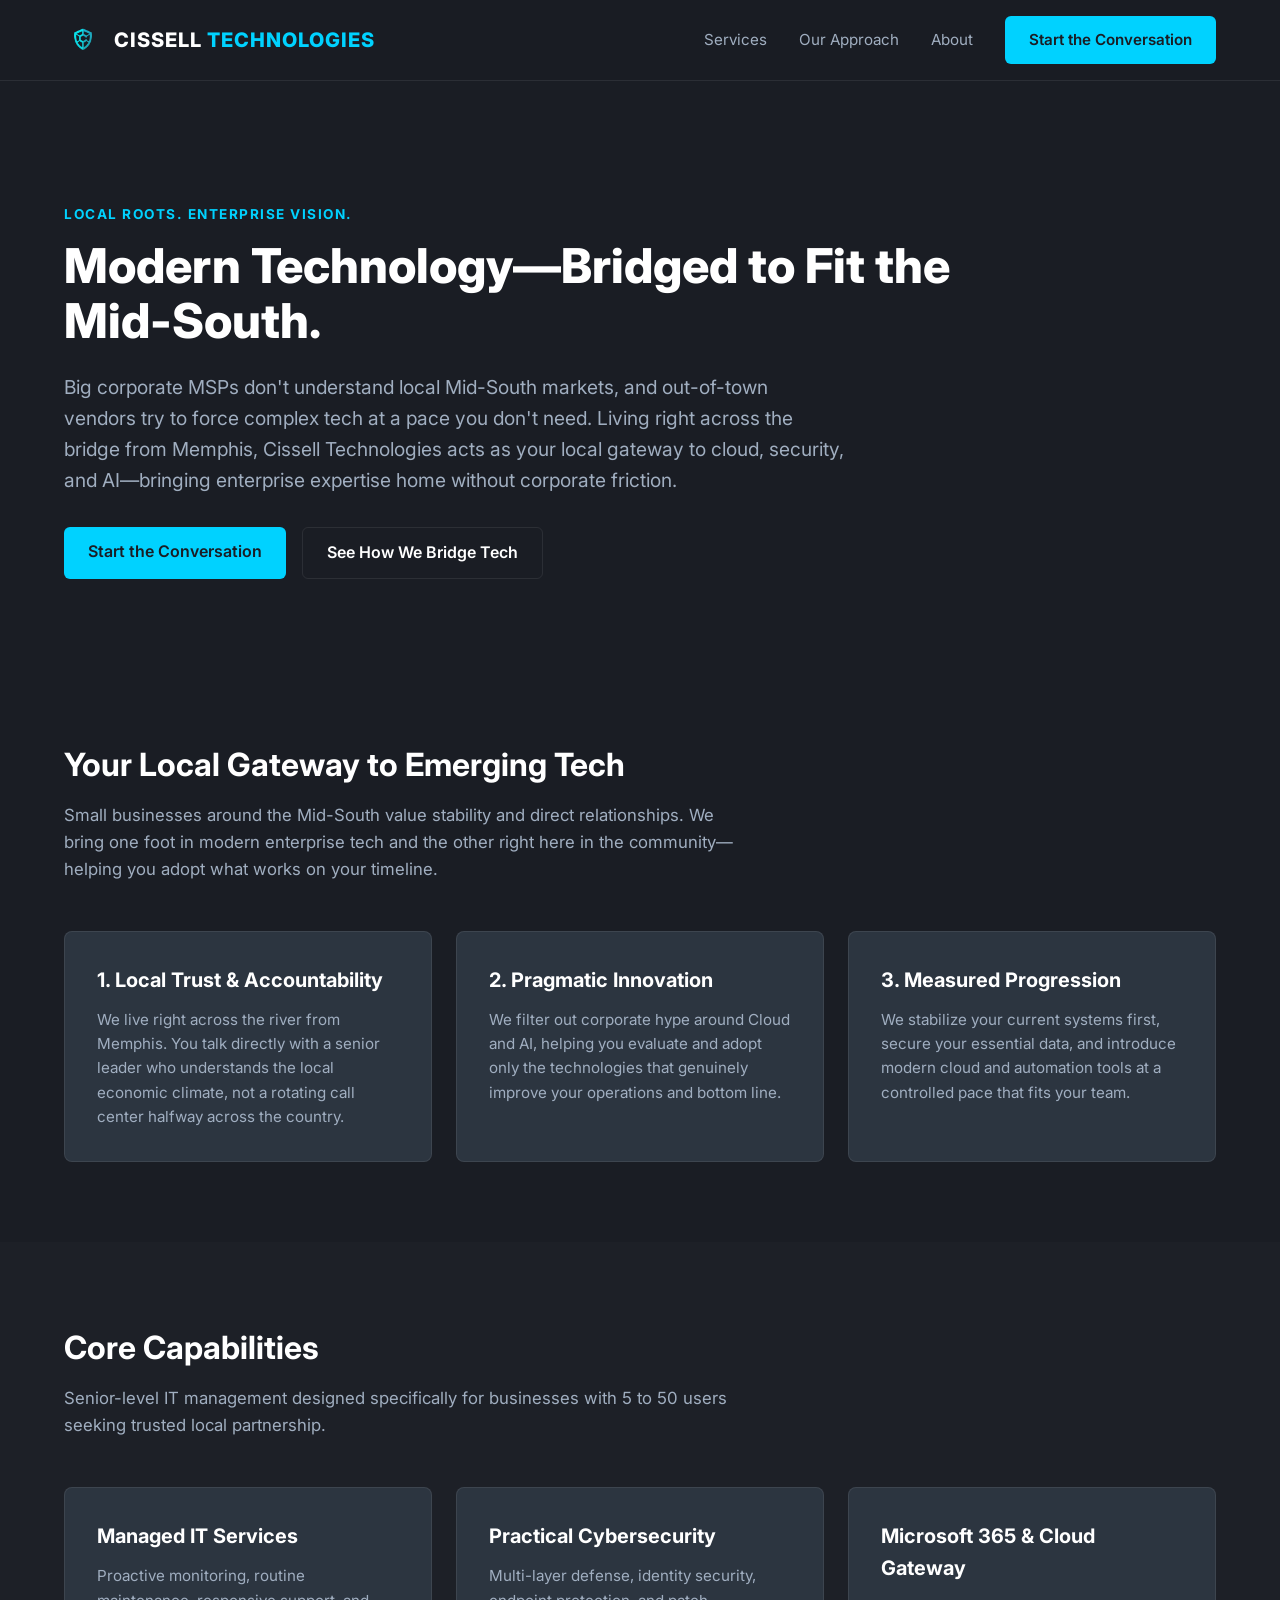
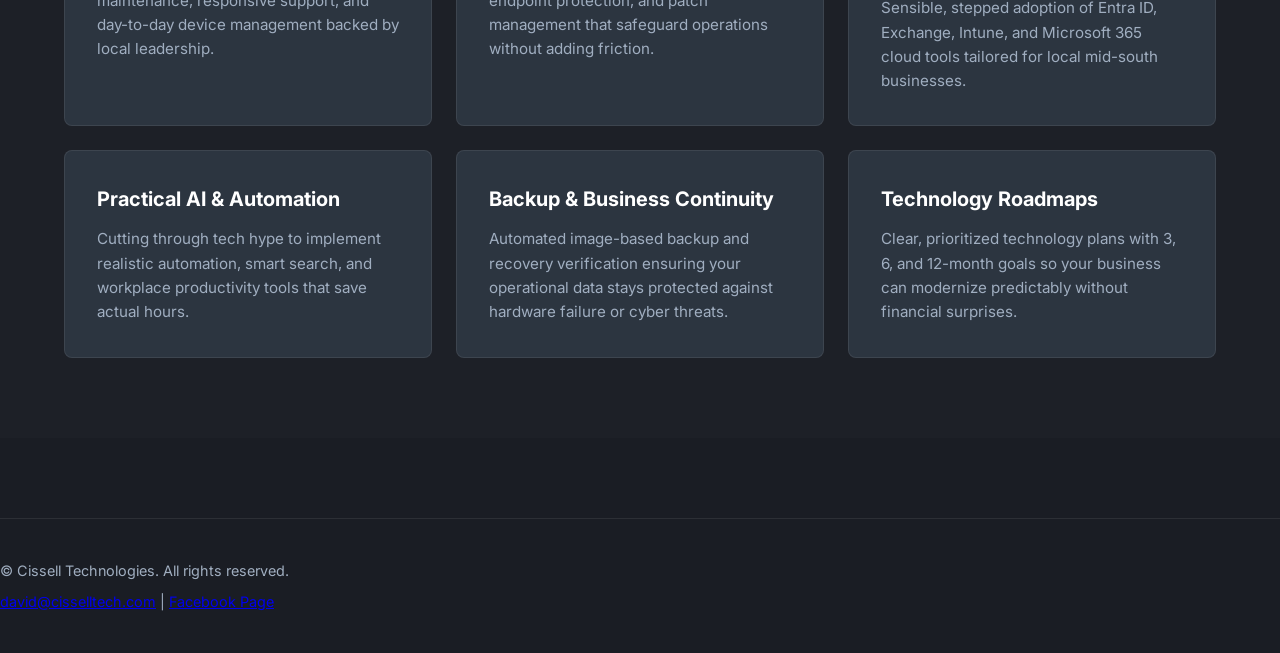
<file: index.html>
<!DOCTYPE html>
<html lang="en">
<head>
  <meta charset="UTF-8">
  <meta name="viewport" content="width=device-width, initial-scale=1.0">
  <title>Cissell Technologies | Mid-South Managed IT & Modern Tech Gateway</title>
  <meta name="description" content="Senior-level managed IT services, practical security, cloud adoption, and sensible technology guidance for small businesses across the Mid-South.">
  <link rel="icon" type="image/svg+xml" href="logo.svg">
  <link rel="stylesheet" href="styles.css">
  <link rel="preconnect" href="https://fonts.googleapis.com">
  <link rel="preconnect" href="https://fonts.gstatic.com" crossorigin>
  <link href="https://fonts.googleapis.com/css2?family=Inter:wght@400;600;700;800&display=swap" rel="stylesheet">
</head>
<body>

  <!-- NAVIGATION -->
  <nav class="navbar">
    <div class="container nav-container">
      <a href="index.html" class="brand-link" style="text-decoration: none; display: flex; align-items: center; gap: 12px;">
        <img src="logo.svg" alt="Cissell Technologies Logo" class="brand-logo-img" height="38" style="height: 38px; width: auto; display: block;">
        <span class="brand-text" style="color: #ffffff; font-weight: 800; font-size: 1.25rem; letter-spacing: 1px; text-decoration: none; white-space: nowrap;">
          CISSELL <span style="color: #00d2ff;">TECHNOLOGIES</span>
        </span>
      </a>
      <ul class="nav-links">
        <li><a href="services.html">Services</a></li>
        <li><a href="approach.html">Our Approach</a></li>
        <li><a href="about.html">About</a></li>
        <li><a href="contact.html" class="btn btn-primary">Start the Conversation</a></li>
      </ul>
    </div>
  </nav>

  <!-- HERO SECTION -->
  <header class="hero">
    <div class="container">
      <div class="hero-grid">
        <div>
          <span class="tagline-badge">Local Roots. Enterprise Vision.</span>
          <h1>Modern Technology—Bridged to Fit the Mid-South.</h1>
          <p>Big corporate MSPs don't understand local Mid-South markets, and out-of-town vendors try to force complex tech at a pace you don't need. Living right across the bridge from Memphis, Cissell Technologies acts as your local gateway to cloud, security, and AI—bringing enterprise expertise home without corporate friction.</p>
          <div class="cta-group">
            <a href="contact.html" class="btn btn-primary">Start the Conversation</a>
            <a href="approach.html" class="btn btn-secondary">See How We Bridge Tech</a>
          </div>
        </div>
      </div>
    </div>
  </header>

  <!-- PHILOSOPHY / APPROACH SECTION -->
  <section>
    <div class="container">
      <div class="section-header">
        <h2>Your Local Gateway to Emerging Tech</h2>
        <p>Small businesses around the Mid-South value stability and direct relationships. We bring one foot in modern enterprise tech and the other right here in the community—helping you adopt what works on your timeline.</p>
      </div>

      <div class="grid-3">
        <div class="card">
          <h3>1. Local Trust & Accountability</h3>
          <p>We live right across the river from Memphis. You talk directly with a senior leader who understands the local economic climate, not a rotating call center halfway across the country.</p>
        </div>
        <div class="card">
          <h3>2. Pragmatic Innovation</h3>
          <p>We filter out corporate hype around Cloud and AI, helping you evaluate and adopt only the technologies that genuinely improve your operations and bottom line.</p>
        </div>
        <div class="card">
          <h3>3. Measured Progression</h3>
          <p>We stabilize your current systems first, secure your essential data, and introduce modern cloud and automation tools at a controlled pace that fits your team.</p>
        </div>
      </div>
    </div>
  </section>

  <!-- SERVICES PREVIEW -->
  <section style="background-color: rgba(255,255,255,0.01);">
    <div class="container">
      <div class="section-header">
        <h2>Core Capabilities</h2>
        <p>Senior-level IT management designed specifically for businesses with 5 to 50 users seeking trusted local partnership.</p>
      </div>

      <div class="grid-3">
        <div class="card">
          <h3>Managed IT Services</h3>
          <p>Proactive monitoring, routine maintenance, responsive support, and day-to-day device management backed by local leadership.</p>
        </div>
        <div class="card">
          <h3>Practical Cybersecurity</h3>
          <p>Multi-layer defense, identity security, endpoint protection, and patch management that safeguard operations without adding friction.</p>
        </div>
        <div class="card">
          <h3>Microsoft 365 & Cloud Gateway</h3>
          <p>Sensible, stepped adoption of Entra ID, Exchange, Intune, and Microsoft 365 cloud tools tailored for local mid-south businesses.</p>
        </div>
        <div class="card">
          <h3>Practical AI & Automation</h3>
          <p>Cutting through tech hype to implement realistic automation, smart search, and workplace productivity tools that save actual hours.</p>
        </div>
        <div class="card">
          <h3>Backup & Business Continuity</h3>
          <p>Automated image-based backup and recovery verification ensuring your operational data stays protected against hardware failure or cyber threats.</p>
        </div>
        <div class="card">
          <h3>Technology Roadmaps</h3>
          <p>Clear, prioritized technology plans with 3, 6, and 12-month goals so your business can modernize predictably without financial surprises.</p>
        </div>
      </div>
    </div>
  </section>

  <!-- Footer -->
  <footer>
    <p>&copy; Cissell Technologies. All rights reserved.</p>
    <p style="margin-top: 8px;">
      <a href="mailto:david@cisselltech.com">david@cisselltech.com</a> | 
      <a href="https://facebook.com" target="_blank" rel="noopener">Facebook Page</a>
    </p>
  </footer>

</body>
</html>
</file>
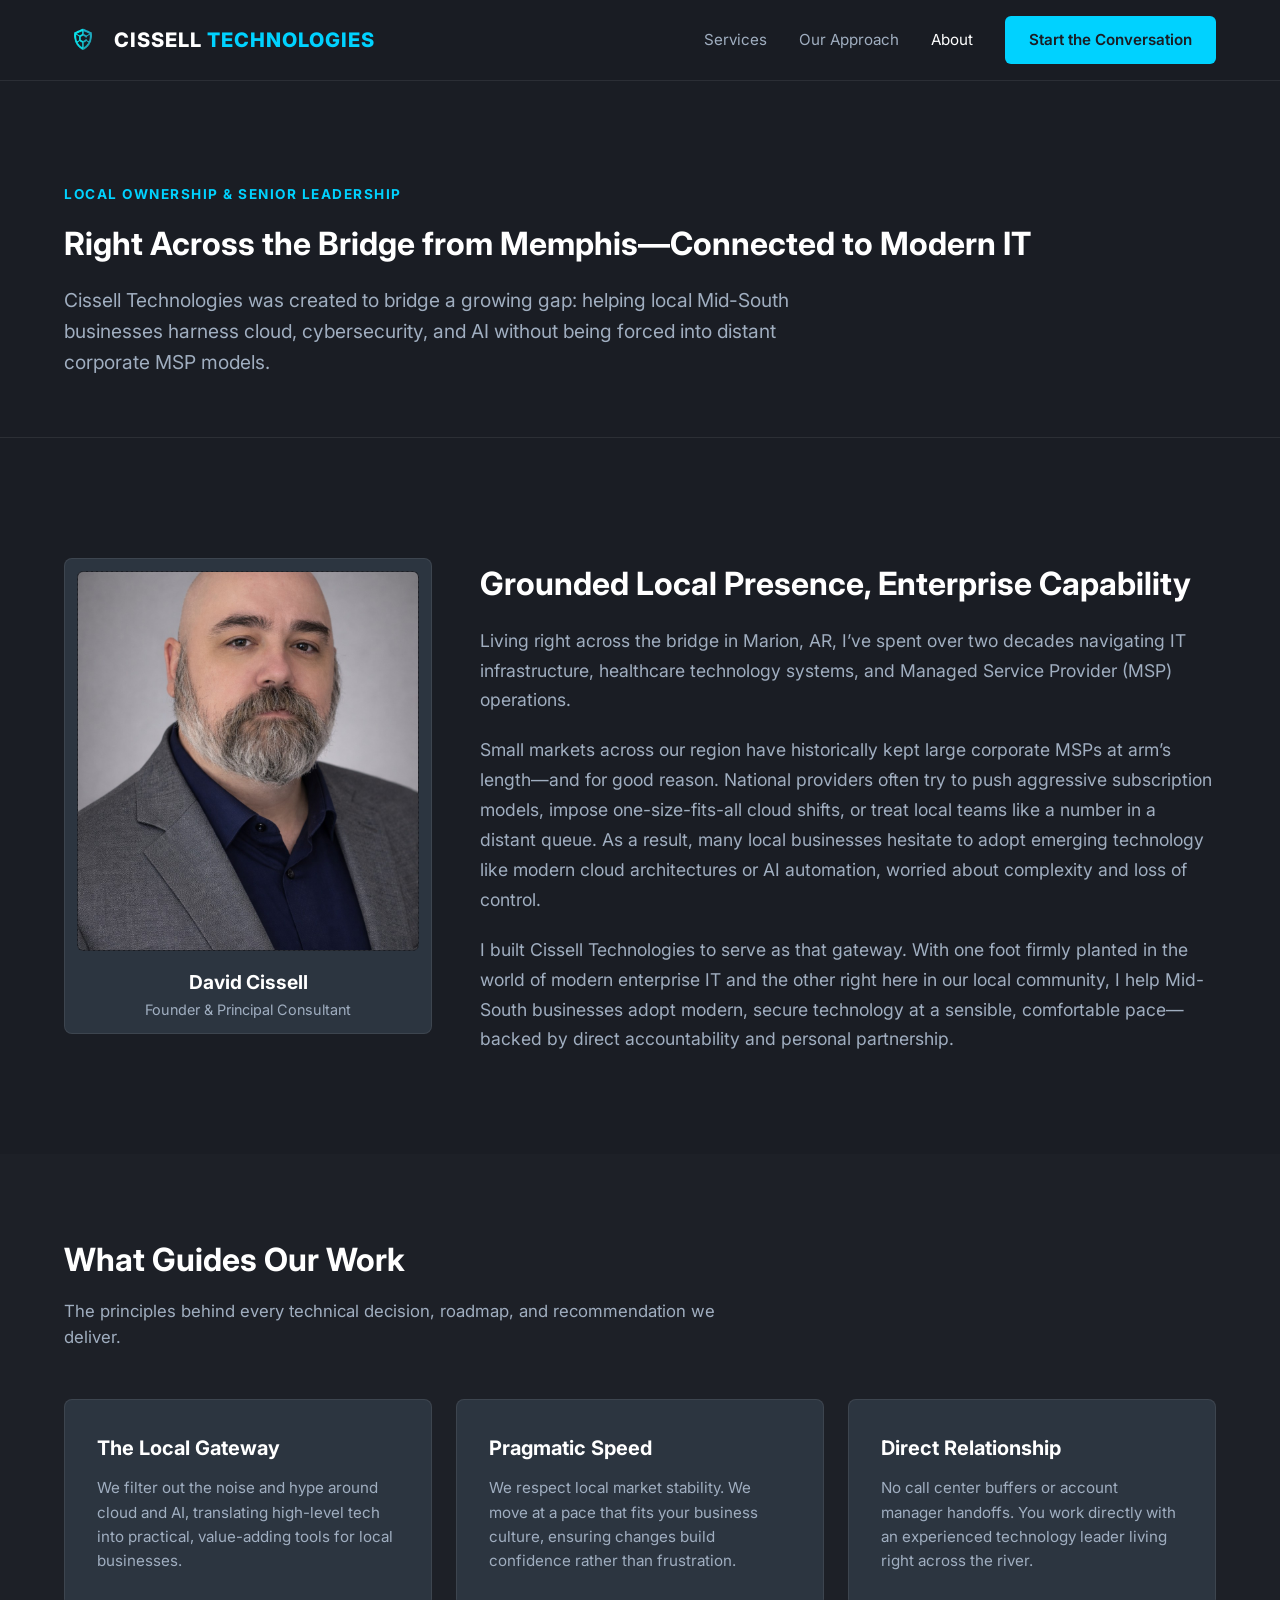
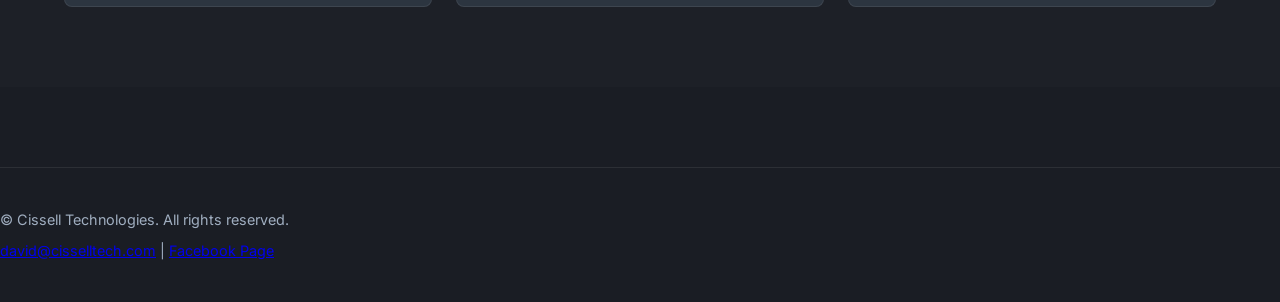
<file: about.html>
<!DOCTYPE html>
<html lang="en">
<head>
  <meta charset="UTF-8">
  <meta name="viewport" content="width=device-width, initial-scale=1.0">
  <title>About | Cissell Technologies</title>
  <meta name="description" content="Founded by David Cissell in Marion, AR, Cissell Technologies bridges modern enterprise technology to local mid-south businesses.">
  <link rel="icon" type="image/svg+xml" href="logo.svg">
  <link rel="stylesheet" href="styles.css">
  <link rel="preconnect" href="https://fonts.googleapis.com">
  <link rel="preconnect" href="https://fonts.gstatic.com" crossorigin>
  <link href="https://fonts.googleapis.com/css2?family=Inter:wght@400;600;700;800&display=swap" rel="stylesheet">
  <style>
    .about-hero {
      padding: 100px 0 60px 0;
      border-bottom: 1px solid var(--border-slate);
    }
    .profile-grid {
      display: grid;
      grid-template-columns: 1fr 2fr;
      gap: 48px;
      align-items: start;
      margin-top: 40px;
    }
    .headshot-container {
      background-color: var(--card-slate);
      border: 1px solid var(--border-slate);
      border-radius: 8px;
      padding: 12px;
      text-align: center;
    }
    .headshot-placeholder {
      width: 100%;
      height: 380px;
      object-fit: cover;
      border-radius: 6px;
      background-color: #1A1D24;
      display: flex;
      align-items: center;
      justify-content: center;
      color: var(--text-slate);
      border: 1px dashed var(--border-slate);
    }
    .bio-text h2 {
      font-size: 2rem;
      margin-bottom: 16px;
    }
    .bio-text p {
      color: var(--text-slate);
      font-size: 1.1rem;
      margin-bottom: 20px;
      line-height: 1.7;
    }
    .values-grid {
      display: grid;
      grid-template-columns: repeat(auto-fit, minmax(280px, 1fr));
      gap: 24px;
      margin-top: 40px;
    }
    @media (max-width: 768px) {
      .profile-grid {
        grid-template-columns: 1fr;
      }
    }
  </style>
</head>
<body>

  <!-- NAVIGATION -->
  <nav class="navbar">
    <div class="container nav-container">
      <a href="index.html" class="brand-link" style="text-decoration: none; display: flex; align-items: center; gap: 12px;">
        <img src="logo.svg" alt="Cissell Technologies Logo" class="brand-logo-img" height="38" style="height: 38px; width: auto; display: block;">
        <span class="brand-text" style="color: #ffffff; font-weight: 800; font-size: 1.25rem; letter-spacing: 1px; text-decoration: none; white-space: nowrap;">
          CISSELL <span style="color: #00d2ff;">TECHNOLOGIES</span>
        </span>
      </a>
      <ul class="nav-links">
        <li><a href="services.html">Services</a></li>
        <li><a href="approach.html">Our Approach</a></li>
        <li><a href="about.html" style="color: var(--text-white);">About</a></li>
        <li><a href="contact.html" class="btn btn-primary">Start the Conversation</a></li>
      </ul>
    </div>
  </nav>

  <!-- HEADER -->
  <header class="about-hero">
    <div class="container">
      <span class="tagline-badge">Local Ownership & Senior Leadership</span>
      <h1>Right Across the Bridge from Memphis—Connected to Modern IT</h1>
      <p style="color: var(--text-slate); font-size: 1.2rem; max-width: 800px; margin-top: 16px;">
        Cissell Technologies was created to bridge a growing gap: helping local Mid-South businesses harness cloud, cybersecurity, and AI without being forced into distant corporate MSP models.
      </p>
    </div>
  </header>

  <!-- FOUNDER & STORY SECTION -->
  <section>
    <div class="container">
      <div class="profile-grid">
        
        <!-- HEADSHOT / PHOTO AREA -->
        <div class="headshot-container">
          <img src="headshot.jpg" alt="David Cissell" class="headshot-placeholder" onError="this.style.display='none'; this.nextElementSibling.style.display='flex';" />
          <div class="headshot-placeholder" style="display:none;">
            <span>[ Headshot Image Placeholder ]</span>
          </div>
          <div style="margin-top: 16px;">
            <h3 style="font-size: 1.2rem;">David Cissell</h3>
            <p style="color: var(--text-slate); font-size: 0.9rem;">Founder & Principal Consultant</p>
          </div>
        </div>

        <!-- BIO CONTENT -->
        <div class="bio-text">
          <h2>Grounded Local Presence, Enterprise Capability</h2>
          <p>
            Living right across the bridge in Marion, AR, I’ve spent over two decades navigating IT infrastructure, healthcare technology systems, and Managed Service Provider (MSP) operations. 
          </p>
          <p>
            Small markets across our region have historically kept large corporate MSPs at arm’s length—and for good reason. National providers often try to push aggressive subscription models, impose one-size-fits-all cloud shifts, or treat local teams like a number in a distant queue. As a result, many local businesses hesitate to adopt emerging technology like modern cloud architectures or AI automation, worried about complexity and loss of control.
          </p>
          <p>
            I built Cissell Technologies to serve as that gateway. With one foot firmly planted in the world of modern enterprise IT and the other right here in our local community, I help Mid-South businesses adopt modern, secure technology at a sensible, comfortable pace—backed by direct accountability and personal partnership.
          </p>
        </div>

      </div>
    </div>
  </section>

  <!-- CORE VALUES -->
  <section style="background-color: rgba(255,255,255,0.01);">
    <div class="container">
      <div class="section-header">
        <h2>What Guides Our Work</h2>
        <p>The principles behind every technical decision, roadmap, and recommendation we deliver.</p>
      </div>

      <div class="values-grid">
        <div class="card">
          <h3>The Local Gateway</h3>
          <p>We filter out the noise and hype around cloud and AI, translating high-level tech into practical, value-adding tools for local businesses.</p>
        </div>
        <div class="card">
          <h3>Pragmatic Speed</h3>
          <p>We respect local market stability. We move at a pace that fits your business culture, ensuring changes build confidence rather than frustration.</p>
        </div>
        <div class="card">
          <h3>Direct Relationship</h3>
          <p>No call center buffers or account manager handoffs. You work directly with an experienced technology leader living right across the river.</p>
        </div>
      </div>
    </div>
  </section>

  <!-- FOOTER -->
  <!-- Footer -->
  <footer>
    <p>&copy; Cissell Technologies. All rights reserved.</p>
    <p style="margin-top: 8px;">
      <a href="mailto:david@cisselltech.com">david@cisselltech.com</a> | 
      <a href="https://facebook.com" target="_blank" rel="noopener">Facebook Page</a>
    </p>
  </footer>

</body>
</html>
</file>
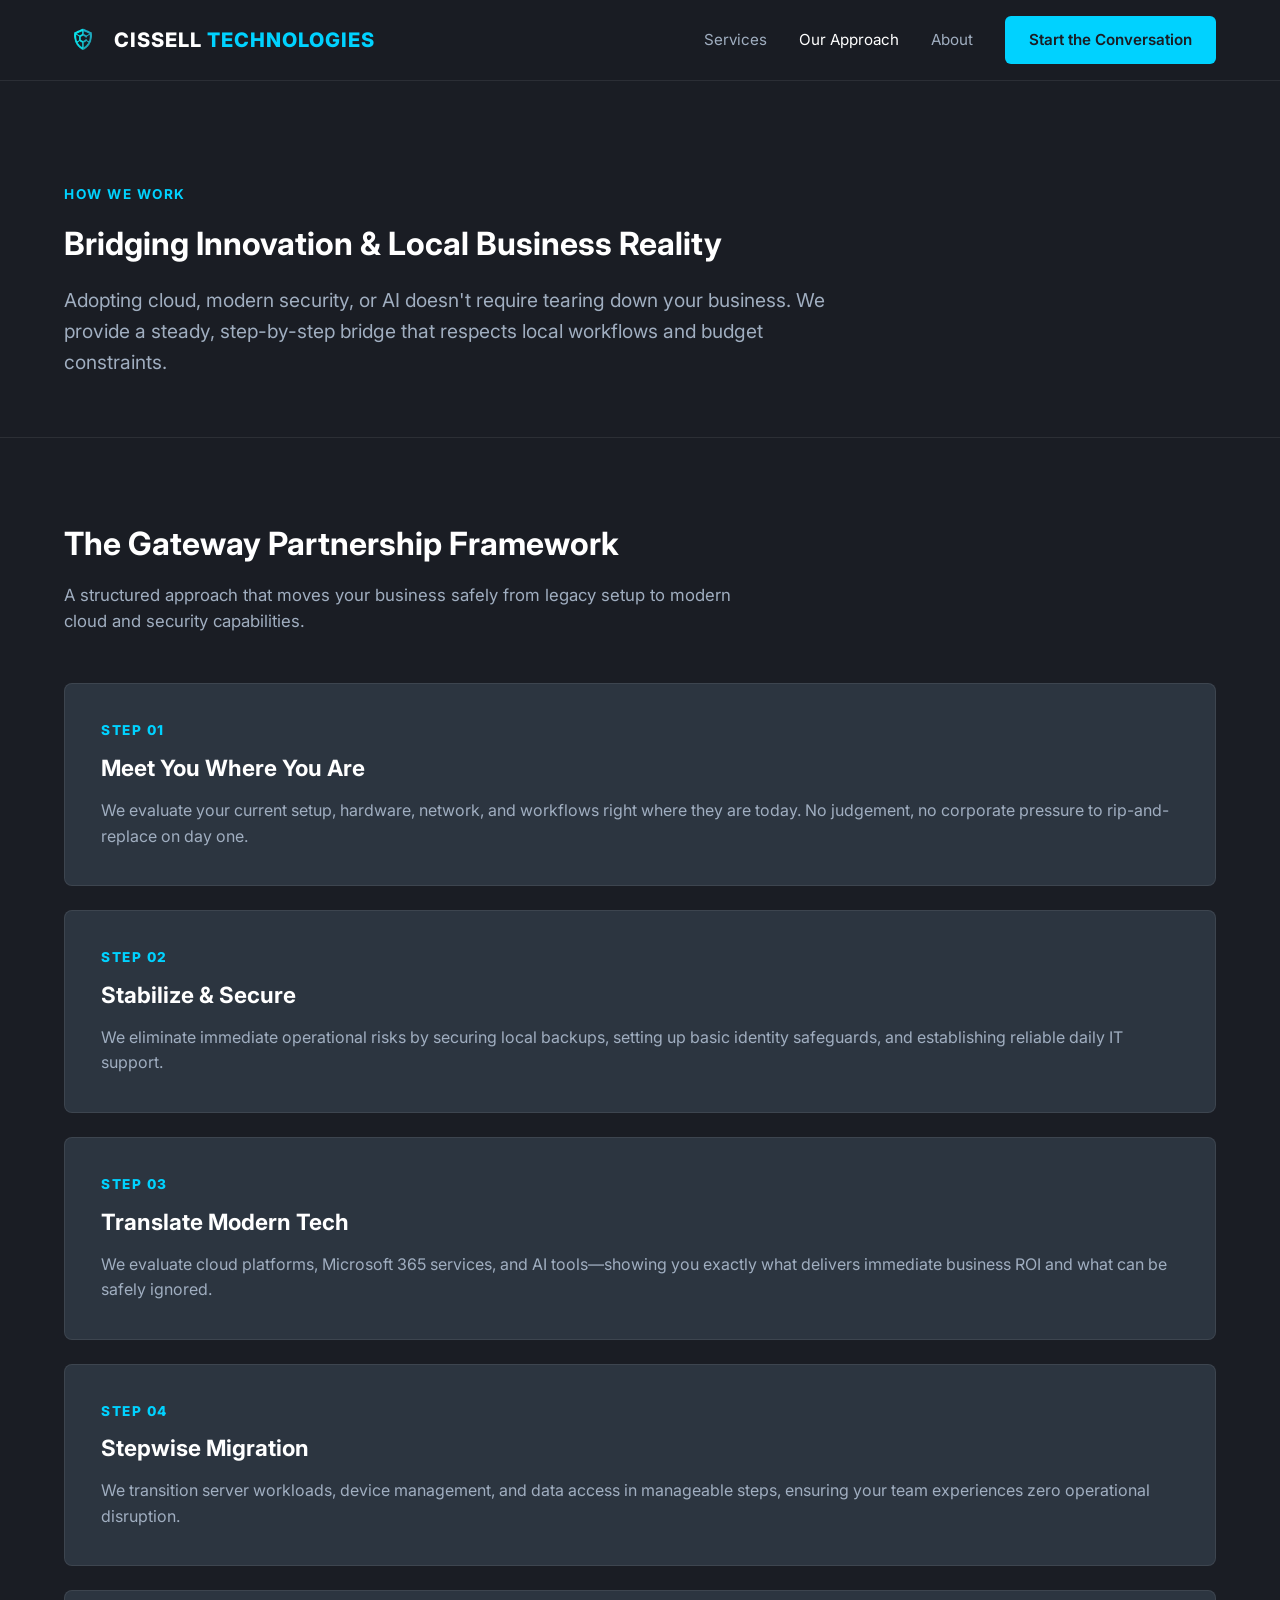
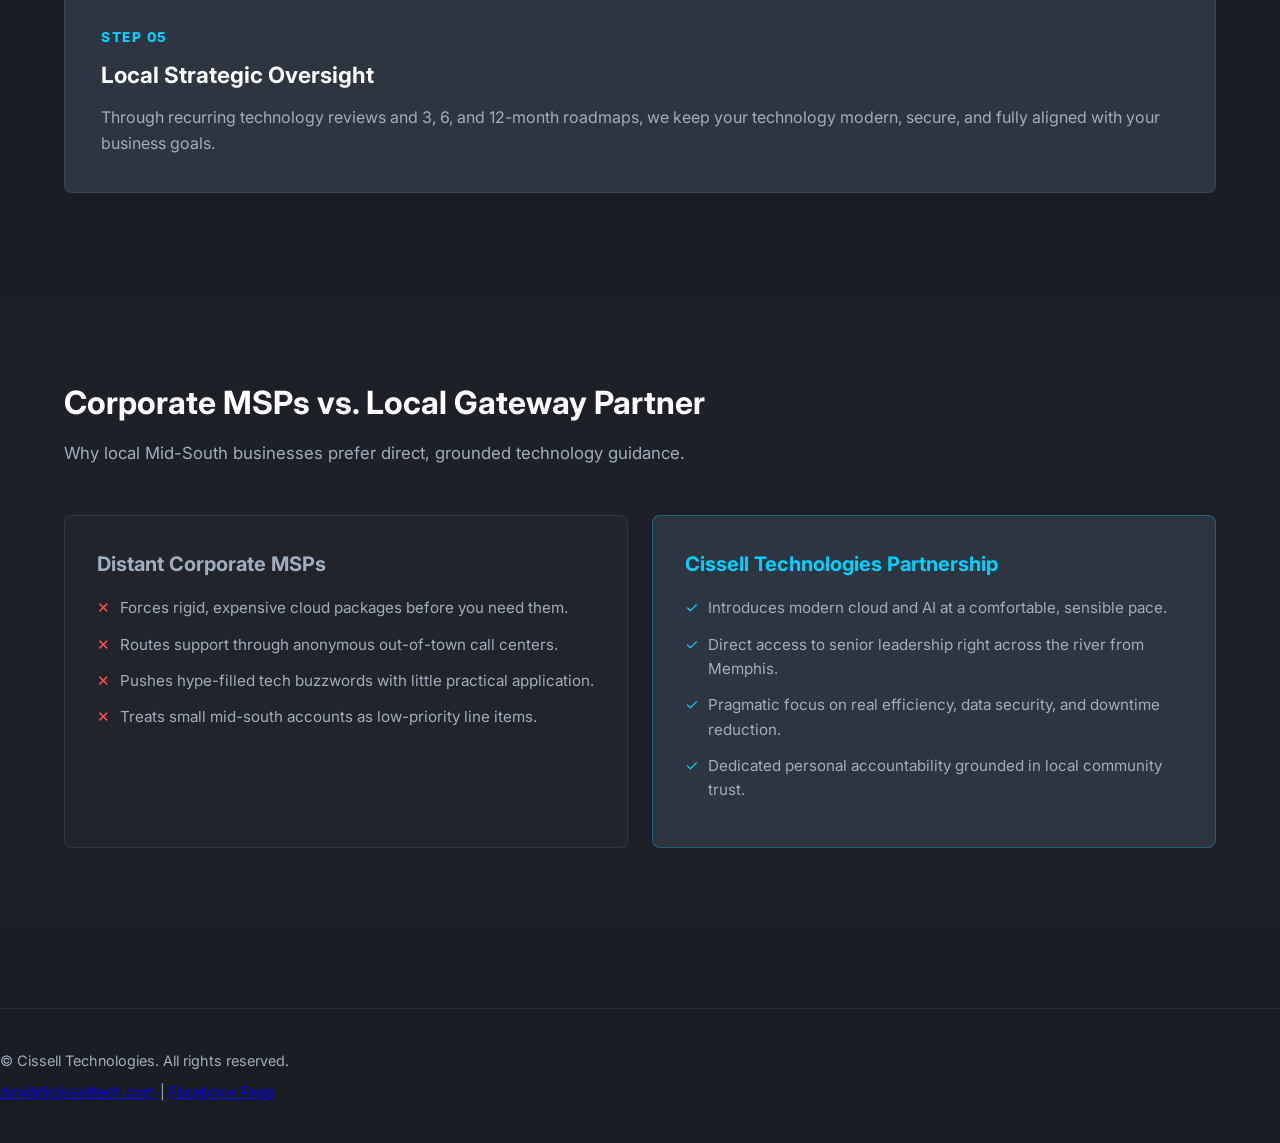
<file: approach.html>
<!DOCTYPE html>
<html lang="en">
<head>
  <meta charset="UTF-8">
  <meta name="viewport" content="width=device-width, initial-scale=1.0">
  <title>Our Approach | Cissell Technologies</title>
  <meta name="description" content="Discover our practical 5-step methodology bridging modern cloud, security, and AI technology to local mid-south businesses.">
  <link rel="icon" type="image/svg+xml" href="logo.svg">
  <link rel="stylesheet" href="styles.css">
  <link rel="preconnect" href="https://fonts.googleapis.com">
  <link rel="preconnect" href="https://fonts.gstatic.com" crossorigin>
  <link href="https://fonts.googleapis.com/css2?family=Inter:wght@400;600;700;800&display=swap" rel="stylesheet">
  <style>
    .approach-hero {
      padding: 100px 0 60px 0;
      border-bottom: 1px solid var(--border-slate);
    }
    .step-card {
      background-color: var(--card-slate);
      border: 1px solid var(--border-slate);
      border-radius: 8px;
      padding: 36px;
      margin-bottom: 24px;
      position: relative;
      transition: border-color 0.2s ease;
    }
    .step-card:hover {
      border-color: rgba(0, 210, 255, 0.3);
    }
    .step-number {
      font-size: 0.85rem;
      font-weight: 800;
      color: var(--accent-cyan);
      letter-spacing: 1.5px;
      text-transform: uppercase;
      margin-bottom: 8px;
      display: block;
    }
    .step-card h3 {
      font-size: 1.4rem;
      margin-bottom: 12px;
    }
    .step-card p {
      color: var(--text-slate);
      font-size: 1rem;
    }
    .comparison-grid {
      display: grid;
      grid-template-columns: 1fr 1fr;
      gap: 24px;
      margin-top: 32px;
    }
    .comparison-box {
      border-radius: 8px;
      padding: 32px;
      border: 1px solid var(--border-slate);
    }
    .comparison-box.old-way {
      background-color: rgba(255, 255, 255, 0.02);
    }
    .comparison-box.our-way {
      background-color: var(--card-slate);
      border-color: rgba(0, 210, 255, 0.3);
    }
    .comparison-box h3 {
      font-size: 1.25rem;
      margin-bottom: 16px;
    }
    .comparison-list {
      list-style: none;
    }
    .comparison-list li {
      margin-bottom: 12px;
      color: var(--text-slate);
      font-size: 0.95rem;
      display: flex;
      align-items: flex-start;
      gap: 10px;
    }
    @media (max-width: 768px) {
      .comparison-grid {
        grid-template-columns: 1fr;
      }
    }
  </style>
</head>
<body>

  <!-- NAVIGATION -->
  <nav class="navbar">
    <div class="container nav-container">
      <a href="index.html" class="brand-link" style="text-decoration: none; display: flex; align-items: center; gap: 12px;">
        <img src="logo.svg" alt="Cissell Technologies Logo" class="brand-logo-img" height="38" style="height: 38px; width: auto; display: block;">
        <span class="brand-text" style="color: #ffffff; font-weight: 800; font-size: 1.25rem; letter-spacing: 1px; text-decoration: none; white-space: nowrap;">
          CISSELL <span style="color: #00d2ff;">TECHNOLOGIES</span>
        </span>
      </a>
      <ul class="nav-links">
        <li><a href="services.html">Services</a></li>
        <li><a href="approach.html" style="color: var(--text-white);">Our Approach</a></li>
        <li><a href="about.html">About</a></li>
        <li><a href="contact.html" class="btn btn-primary">Start the Conversation</a></li>
      </ul>
    </div>
  </nav>

  <!-- HEADER -->
  <header class="approach-hero">
    <div class="container">
      <span class="tagline-badge">How We Work</span>
      <h1>Bridging Innovation & Local Business Reality</h1>
      <p style="color: var(--text-slate); font-size: 1.2rem; max-width: 800px; margin-top: 16px;">
        Adopting cloud, modern security, or AI doesn't require tearing down your business. We provide a steady, step-by-step bridge that respects local workflows and budget constraints.
      </p>
    </div>
  </header>

  <!-- 5-STEP METHODOLOGY -->
  <section>
    <div class="container">
      <div class="section-header">
        <h2>The Gateway Partnership Framework</h2>
        <p>A structured approach that moves your business safely from legacy setup to modern cloud and security capabilities.</p>
      </div>

      <!-- STEP 1 -->
      <div class="step-card">
        <span class="step-number">Step 01</span>
        <h3>Meet You Where You Are</h3>
        <p>We evaluate your current setup, hardware, network, and workflows right where they are today. No judgement, no corporate pressure to rip-and-replace on day one.</p>
      </div>

      <!-- STEP 2 -->
      <div class="step-card">
        <span class="step-number">Step 02</span>
        <h3>Stabilize & Secure</h3>
        <p>We eliminate immediate operational risks by securing local backups, setting up basic identity safeguards, and establishing reliable daily IT support.</p>
      </div>

      <!-- STEP 3 -->
      <div class="step-card">
        <span class="step-number">Step 03</span>
        <h3>Translate Modern Tech</h3>
        <p>We evaluate cloud platforms, Microsoft 365 services, and AI tools—showing you exactly what delivers immediate business ROI and what can be safely ignored.</p>
      </div>

      <!-- STEP 4 -->
      <div class="step-card">
        <span class="step-number">Step 04</span>
        <h3>Stepwise Migration</h3>
        <p>We transition server workloads, device management, and data access in manageable steps, ensuring your team experiences zero operational disruption.</p>
      </div>

      <!-- STEP 5 -->
      <div class="step-card">
        <span class="step-number">Step 05</span>
        <h3>Local Strategic Oversight</h3>
        <p>Through recurring technology reviews and 3, 6, and 12-month roadmaps, we keep your technology modern, secure, and fully aligned with your business goals.</p>
      </div>

    </div>
  </section>

  <!-- COMPARISON SECTION -->
  <section style="background-color: rgba(255,255,255,0.01);">
    <div class="container">
      <div class="section-header">
        <h2>Corporate MSPs vs. Local Gateway Partner</h2>
        <p>Why local Mid-South businesses prefer direct, grounded technology guidance.</p>
      </div>

      <div class="comparison-grid">
        <!-- TRADITIONAL -->
        <div class="comparison-box old-way">
          <h3 style="color: var(--text-slate);">Distant Corporate MSPs</h3>
          <ul class="comparison-list">
            <li><span style="color: #FF5555;">✕</span> Forces rigid, expensive cloud packages before you need them.</li>
            <li><span style="color: #FF5555;">✕</span> Routes support through anonymous out-of-town call centers.</li>
            <li><span style="color: #FF5555;">✕</span> Pushes hype-filled tech buzzwords with little practical application.</li>
            <li><span style="color: #FF5555;">✕</span> Treats small mid-south accounts as low-priority line items.</li>
          </ul>
        </div>

        <!-- OUR WAY -->
        <div class="comparison-box our-way">
          <h3 style="color: var(--accent-cyan);">Cissell Technologies Partnership</h3>
          <ul class="comparison-list">
            <li><span style="color: var(--accent-cyan);">✓</span> Introduces modern cloud and AI at a comfortable, sensible pace.</li>
            <li><span style="color: var(--accent-cyan);">✓</span> Direct access to senior leadership right across the river from Memphis.</li>
            <li><span style="color: var(--accent-cyan);">✓</span> Pragmatic focus on real efficiency, data security, and downtime reduction.</li>
            <li><span style="color: var(--accent-cyan);">✓</span> Dedicated personal accountability grounded in local community trust.</li>
          </ul>
        </div>
      </div>

    </div>
  </section>

  <!-- Footer -->
  <footer>
    <p>&copy; Cissell Technologies. All rights reserved.</p>
    <p style="margin-top: 8px;">
      <a href="mailto:david@cisselltech.com">david@cisselltech.com</a> | 
      <a href="https://facebook.com" target="_blank" rel="noopener">Facebook Page</a>
    </p>
  </footer>

</body>
</html>
</file>
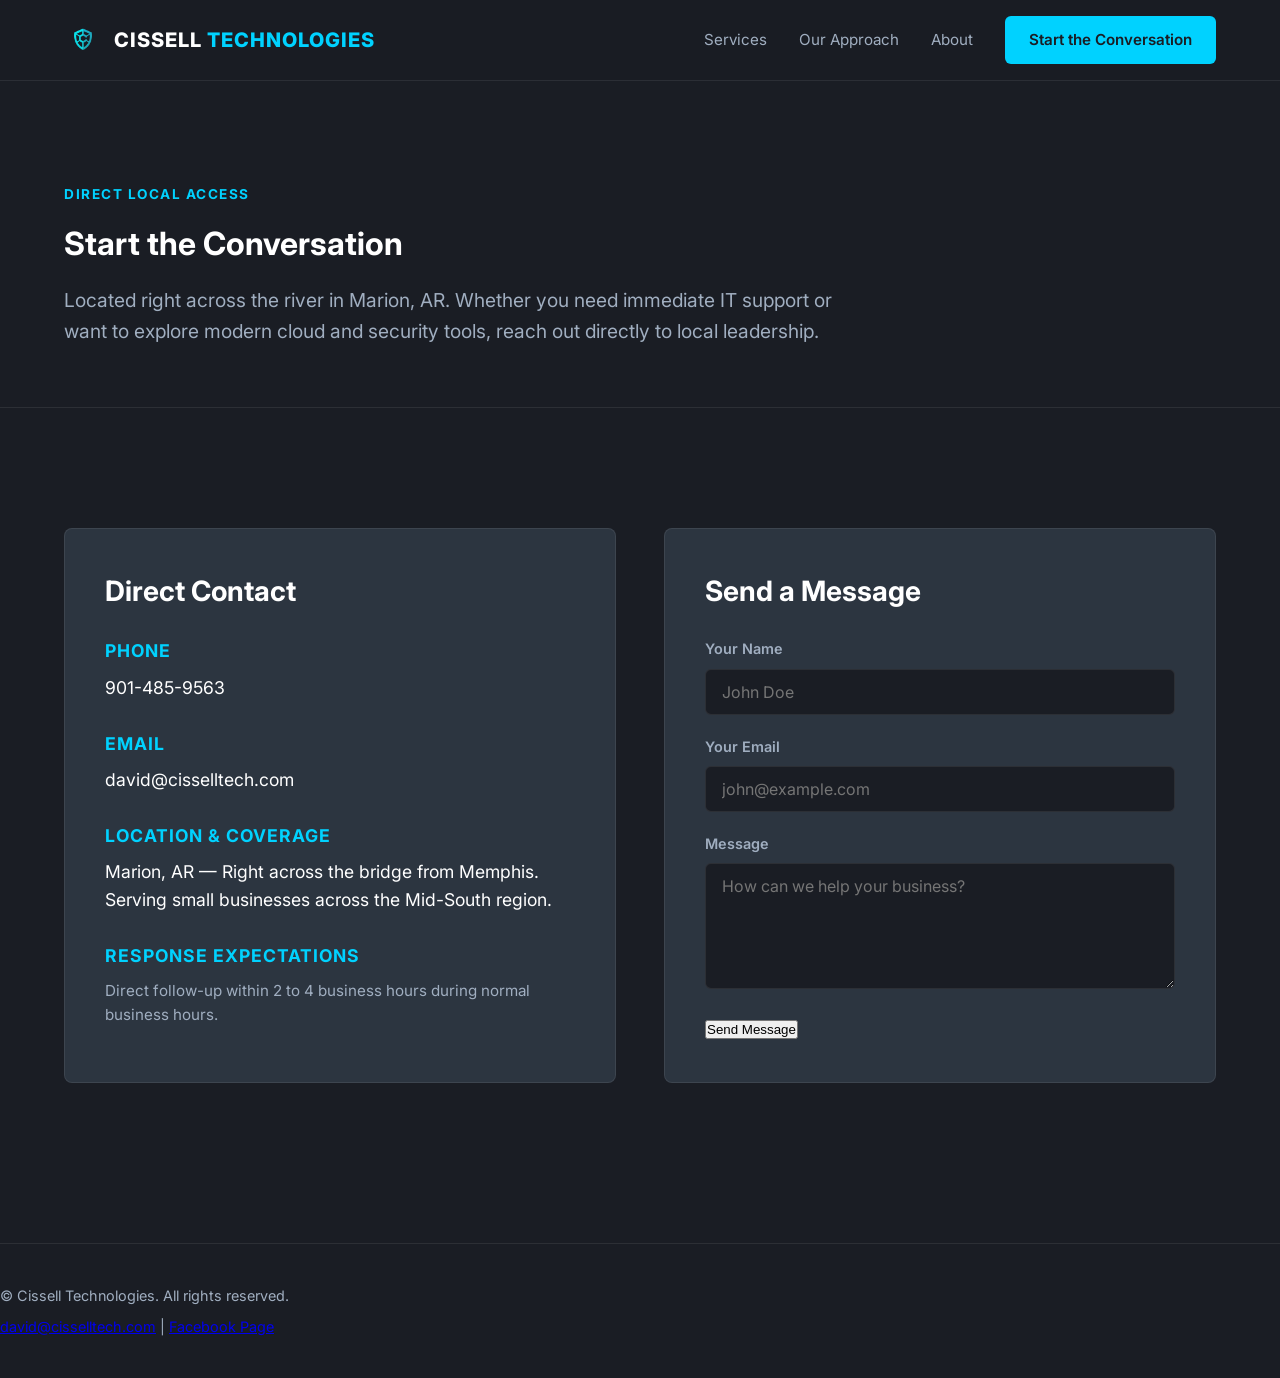
<file: contact.html>
<!DOCTYPE html>
<html lang="en">
<head>
  <meta charset="UTF-8">
  <meta name="viewport" content="width=device-width, initial-scale=1.0">
  <title>Contact | Cissell Technologies</title>
  <meta name="description" content="Connect directly with Cissell Technologies in Marion, AR. Local IT leadership and modern technology gateway for Mid-South small businesses.">
  <link rel="icon" type="image/svg+xml" href="logo.svg">
  <link rel="stylesheet" href="styles.css">
  <link rel="preconnect" href="https://fonts.googleapis.com">
  <link rel="preconnect" href="https://fonts.gstatic.com" crossorigin>
  <link href="https://fonts.googleapis.com/css2?family=Inter:wght@400;600;700;800&display=swap" rel="stylesheet">
  <style>
    .contact-hero {
      padding: 100px 0 60px 0;
      border-bottom: 1px solid var(--border-slate);
    }
    .contact-grid {
      display: grid;
      grid-template-columns: 1fr 1fr;
      gap: 48px;
      margin-top: 40px;
    }
    .contact-info-card {
      background-color: var(--card-slate);
      border: 1px solid var(--border-slate);
      border-radius: 8px;
      padding: 40px;
    }
    .info-item {
      margin-bottom: 28px;
    }
    .info-item h3 {
      font-size: 1.1rem;
      color: var(--accent-cyan);
      margin-bottom: 8px;
      text-transform: uppercase;
      letter-spacing: 1px;
    }
    .info-item p, .info-item a {
      color: var(--text-white);
      font-size: 1.1rem;
      text-decoration: none;
    }
    .info-item a:hover {
      color: var(--accent-cyan-hover);
    }
    /* FORM STYLES */
    .contact-form {
      background-color: var(--card-slate);
      border: 1px solid var(--border-slate);
      border-radius: 8px;
      padding: 40px;
    }
    .form-group {
      margin-bottom: 20px;
    }
    .form-group label {
      display: block;
      font-size: 0.9rem;
      color: var(--text-slate);
      margin-bottom: 8px;
      font-weight: 600;
    }
    .form-group input, 
    .form-group select, 
    .form-group textarea {
      width: 100%;
      padding: 12px 16px;
      background-color: var(--bg-obsidian);
      border: 1px solid var(--border-slate);
      border-radius: 6px;
      color: var(--text-white);
      font-family: var(--font-family);
      font-size: 1rem;
      transition: border-color 0.2s ease;
    }
    .form-group input:focus, 
    .form-group select:focus, 
    .form-group textarea:focus {
      outline: none;
      border-color: var(--accent-cyan);
    }
    .form-row {
      display: grid;
      grid-template-columns: 1fr 1fr;
      gap: 16px;
    }
    @media (max-width: 768px) {
      .contact-grid, .form-row {
        grid-template-columns: 1fr;
      }
    }
  </style>
</head>
<body>

  <!-- NAVIGATION -->
  <nav class="navbar">
    <div class="container nav-container">
      <a href="index.html" class="brand-link" style="text-decoration: none; display: flex; align-items: center; gap: 12px;">
        <img src="logo.svg" alt="Cissell Technologies Logo" class="brand-logo-img" height="38" style="height: 38px; width: auto; display: block;">
        <span class="brand-text" style="color: #ffffff; font-weight: 800; font-size: 1.25rem; letter-spacing: 1px; text-decoration: none; white-space: nowrap;">
          CISSELL <span style="color: #00d2ff;">TECHNOLOGIES</span>
        </span>
      </a>
      <ul class="nav-links">
        <li><a href="services.html">Services</a></li>
        <li><a href="approach.html">Our Approach</a></li>
        <li><a href="about.html">About</a></li>
        <li><a href="contact.html" class="btn btn-primary">Start the Conversation</a></li>
      </ul>
    </div>
  </nav>

  <!-- HEADER -->
  <header class="contact-hero">
    <div class="container">
      <span class="tagline-badge">Direct Local Access</span>
      <h1>Start the Conversation</h1>
      <p style="color: var(--text-slate); font-size: 1.2rem; max-width: 800px; margin-top: 16px;">
        Located right across the river in Marion, AR. Whether you need immediate IT support or want to explore modern cloud and security tools, reach out directly to local leadership.
      </p>
    </div>
  </header>

  <!-- CONTACT CONTENT -->
  <section>
    <div class="container">
      <div class="contact-grid">

        <!-- CONTACT DETAILS -->
        <div class="contact-info-card">
          <h2 style="font-size: 1.75rem; margin-bottom: 24px;">Direct Contact</h2>
          
          <div class="info-item">
            <h3>Phone</h3>
            <p><a href="tel:9014859563">901-485-9563</a></p>
          </div>

          <div class="info-item">
            <h3>Email</h3>
            <p><a href="mailto:david@cisselltech.com">david@cisselltech.com</a></p>
          </div>

          <div class="info-item">
            <h3>Location & Coverage</h3>
            <p>Marion, AR — Right across the bridge from Memphis.<br>Serving small businesses across the Mid-South region.</p>
          </div>

          <div class="info-item" style="margin-bottom: 0;">
            <h3>Response Expectations</h3>
            <p style="color: var(--text-slate); font-size: 0.95rem;">
              Direct follow-up within 2 to 4 business hours during normal business hours.
            </p>
          </div>
        </div>

        <!-- FORM -->
        <div class="contact-form">
          <h2 style="font-size: 1.75rem; margin-bottom: 24px;">Send a Message</h2>
          
          <form action="https://formspree.io/f/mrpgyljy" method="POST">
  <!-- Anti-Spam Honeypot -->
  <input type="text" name="_gotcha" style="display:none !important;" tabindex="-1" autocomplete="off" />

  <div class="form-group">
    <label for="name">Your Name</label>
    <input type="text" id="name" name="name" placeholder="John Doe" required />
  </div>

  <div class="form-group">
    <label for="email">Your Email</label>
    <input type="email" id="email" name="email" placeholder="john@example.com" required />
  </div>

  <div class="form-group">
    <label for="message">Message</label>
    <textarea id="message" name="message" rows="5" placeholder="How can we help your business?" required></textarea>
  </div>

  <button type="submit" class="submit-btn">Send Message</button>
</form>
        </div>

      </div>
    </div>
  </section>

  <!-- FOOTER -->
  <!-- Footer -->
  <footer>
    <p>&copy; Cissell Technologies. All rights reserved.</p>
    <p style="margin-top: 8px;">
      <a href="mailto:david@cisselltech.com">david@cisselltech.com</a> | 
      <a href="https://facebook.com/cisselltechnologies" target="_blank" rel="noopener">Facebook Page</a>
    </p>
  </footer>

</body>
</html>
</file>
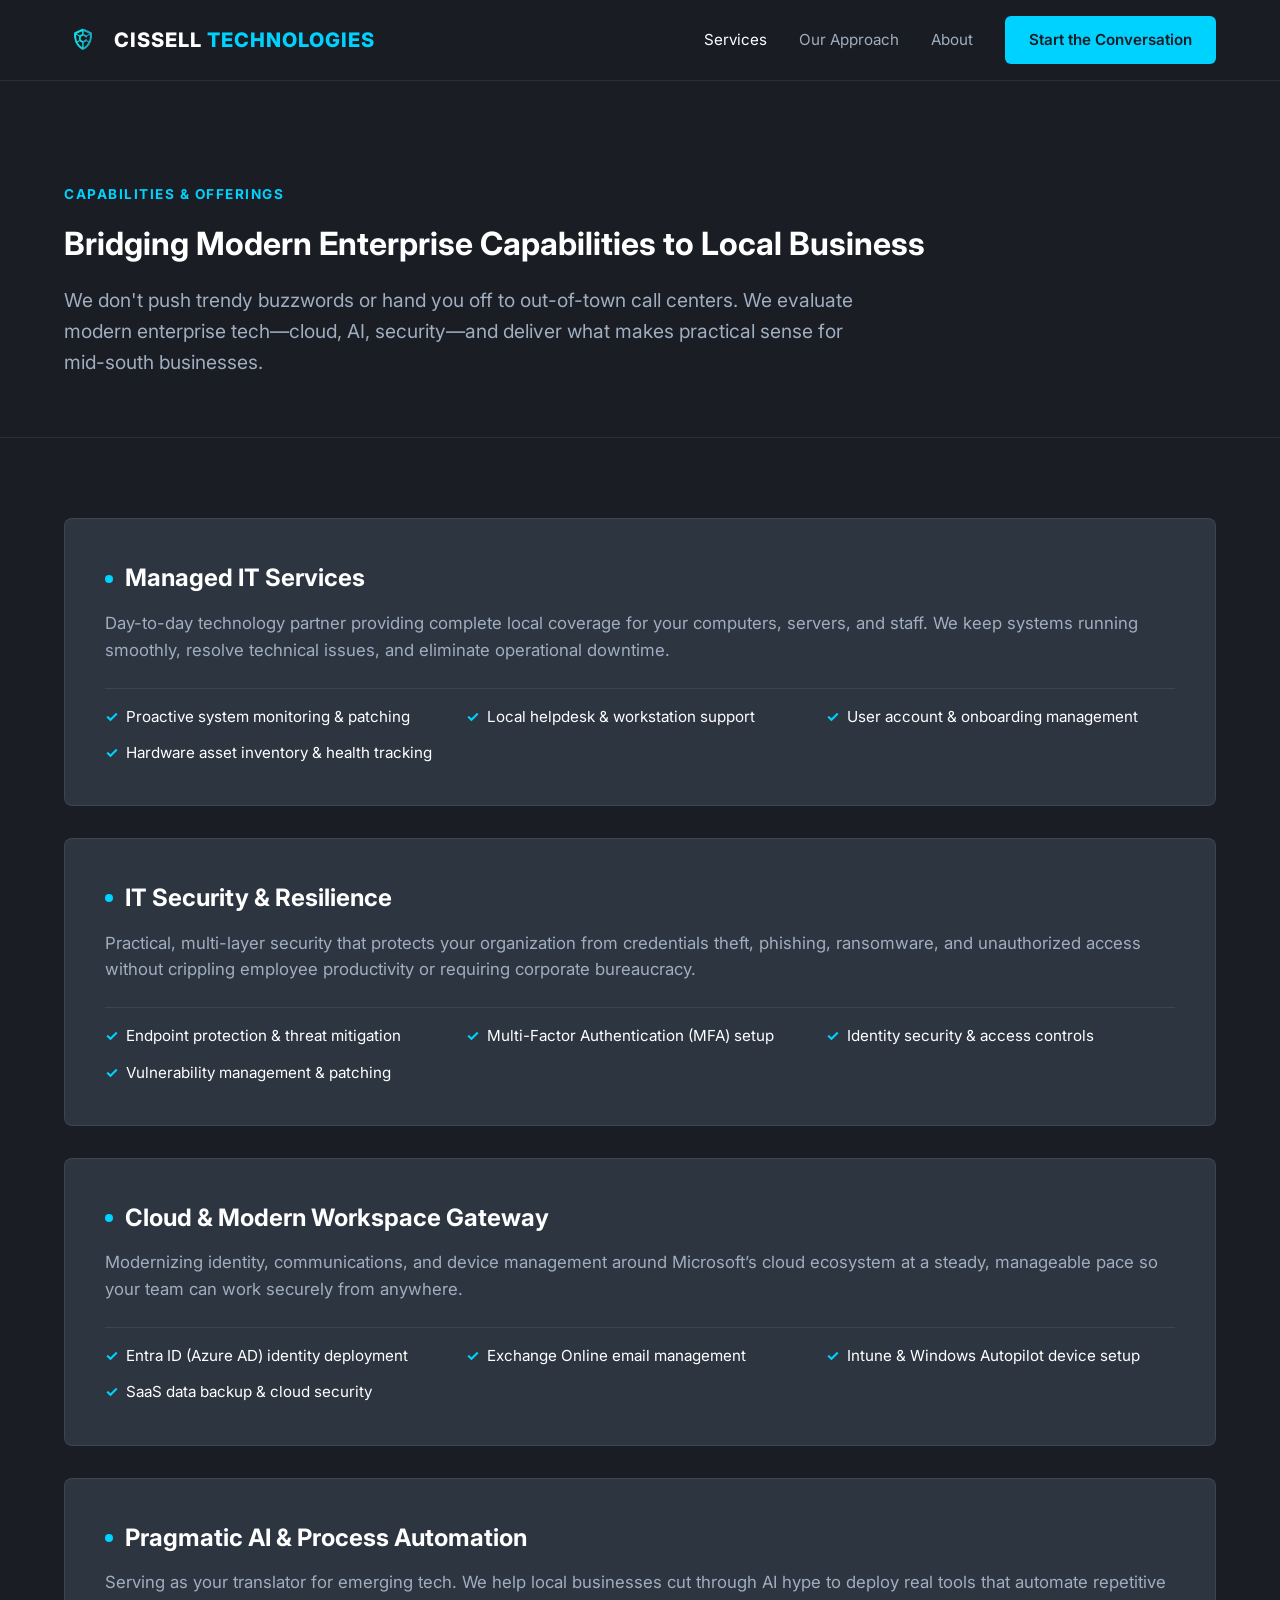
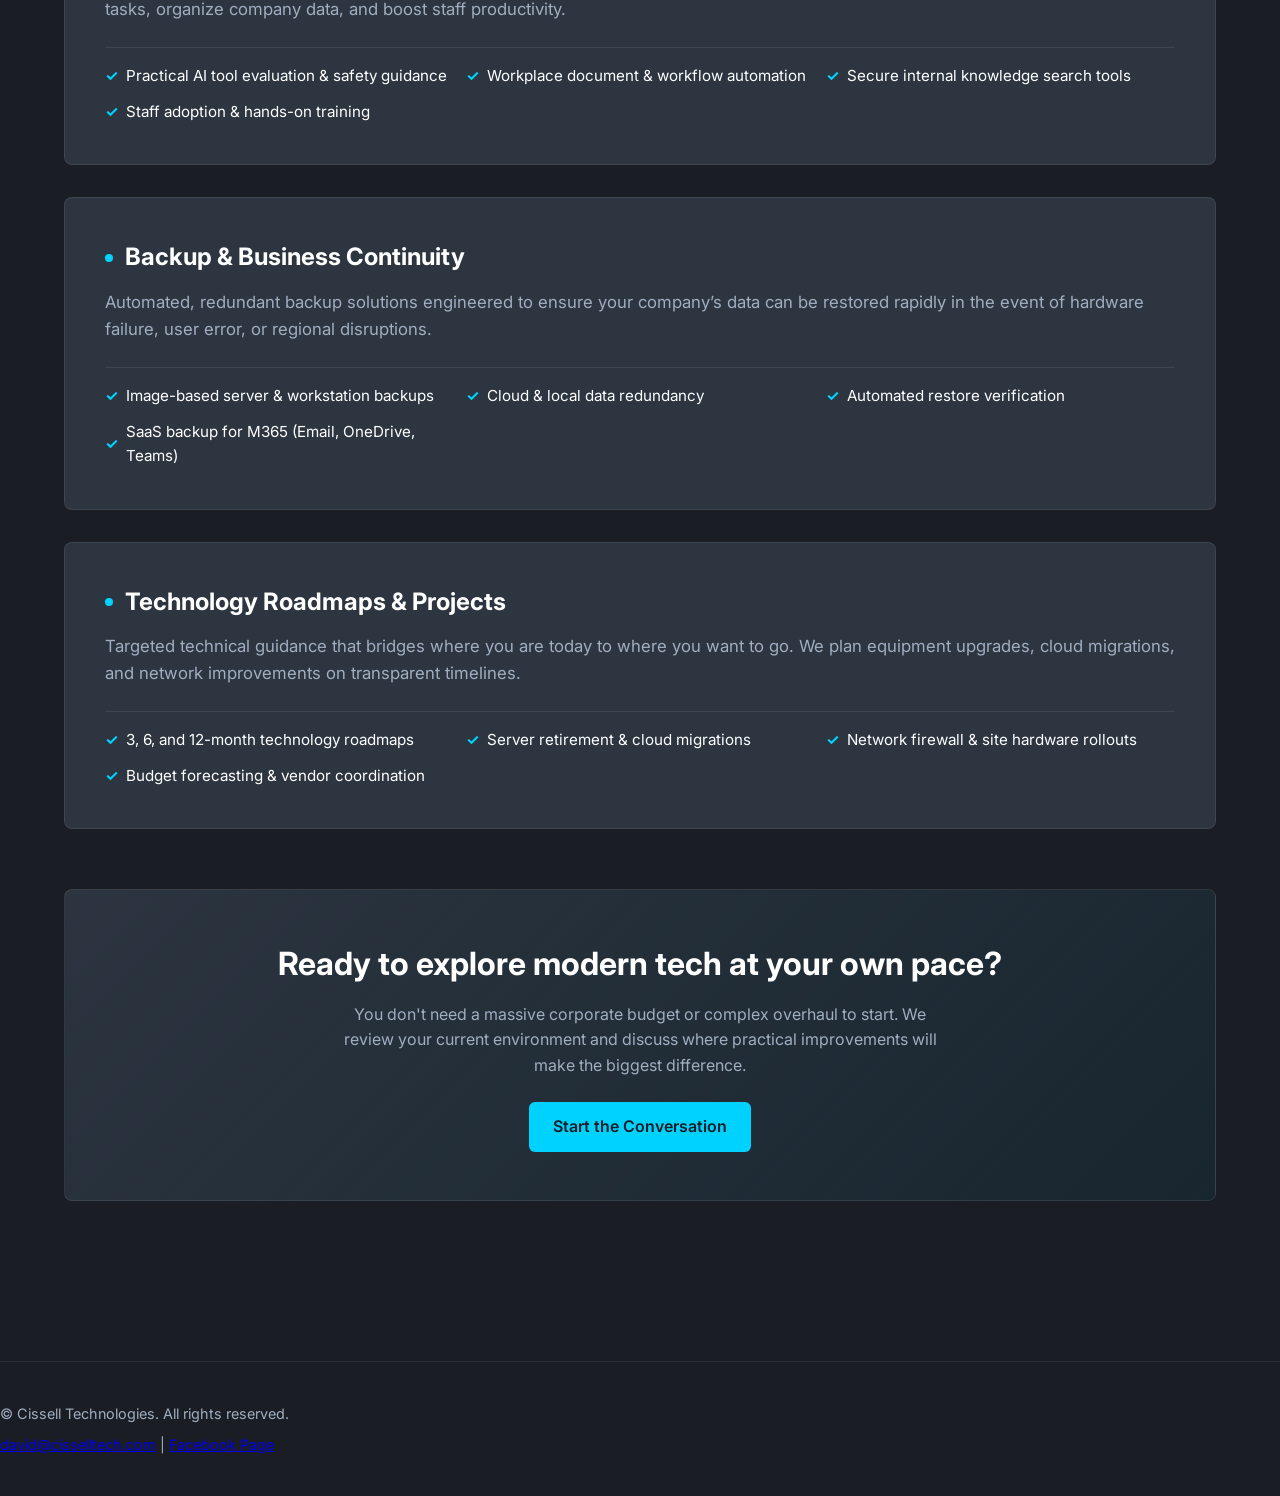
<file: services.html>
<!DOCTYPE html>
<html lang="en">
<head>
  <meta charset="UTF-8">
  <meta name="viewport" content="width=device-width, initial-scale=1.0">
  <title>Services | Cissell Technologies</title>
  <meta name="description" content="Managed IT services, practical security, Microsoft 365, and AI/Cloud guidance tailored for small businesses across the Mid-South.">
  <link rel="icon" type="image/svg+xml" href="logo.svg">
  <link rel="stylesheet" href="styles.css">
  <link rel="preconnect" href="https://fonts.googleapis.com">
  <link rel="preconnect" href="https://fonts.gstatic.com" crossorigin>
  <link href="https://fonts.googleapis.com/css2?family=Inter:wght@400;600;700;800&display=swap" rel="stylesheet">
  <style>
    .services-hero {
      padding: 100px 0 60px 0;
      border-bottom: 1px solid var(--border-slate);
    }
    .service-detail-card {
      background-color: var(--card-slate);
      border: 1px solid var(--border-slate);
      border-radius: 8px;
      padding: 40px;
      margin-bottom: 32px;
      transition: border-color 0.2s ease;
    }
    .service-detail-card:hover {
      border-color: rgba(0, 210, 255, 0.3);
    }
    .service-detail-card h3 {
      font-size: 1.5rem;
      color: var(--text-white);
      margin-bottom: 12px;
      display: flex;
      align-items: center;
      gap: 12px;
    }
    .service-detail-card h3::before {
      content: '';
      display: inline-block;
      width: 8px;
      height: 8px;
      background-color: var(--accent-cyan);
      border-radius: 50%;
    }
    .service-detail-card p {
      color: var(--text-slate);
      font-size: 1.05rem;
      margin-bottom: 24px;
    }
    .deliverables-list {
      list-style: none;
      display: grid;
      grid-template-columns: repeat(auto-fit, minmax(280px, 1fr));
      gap: 12px;
      padding-top: 16px;
      border-top: 1px solid var(--border-slate);
    }
    .deliverables-list li {
      color: var(--text-white);
      font-size: 0.95rem;
      display: flex;
      align-items: center;
      gap: 8px;
    }
    .deliverables-list li::before {
      content: '✓';
      color: var(--accent-cyan);
      font-weight: bold;
    }
    .banner-cta {
      background: linear-gradient(135deg, var(--card-slate) 0%, rgba(0, 210, 255, 0.05) 100%);
      border: 1px solid var(--border-slate);
      border-radius: 8px;
      padding: 48px;
      text-align: center;
      margin-top: 60px;
    }
    .banner-cta h2 {
      font-size: 2rem;
      margin-bottom: 12px;
    }
    .banner-cta p {
      color: var(--text-slate);
      max-width: 600px;
      margin: 0 auto 24px auto;
    }
  </style>
</head>
<body>

  <!-- NAVIGATION -->
  <nav class="navbar">
    <div class="container nav-container">
      <a href="index.html" class="brand-link" style="text-decoration: none; display: flex; align-items: center; gap: 12px;">
        <img src="logo.svg" alt="Cissell Technologies Logo" class="brand-logo-img" height="38" style="height: 38px; width: auto; display: block;">
        <span class="brand-text" style="color: #ffffff; font-weight: 800; font-size: 1.25rem; letter-spacing: 1px; text-decoration: none; white-space: nowrap;">
          CISSELL <span style="color: #00d2ff;">TECHNOLOGIES</span>
        </span>
      </a>
      <ul class="nav-links">
        <li><a href="services.html" style="color: var(--text-white);">Services</a></li>
        <li><a href="approach.html">Our Approach</a></li>
        <li><a href="about.html">About</a></li>
        <li><a href="contact.html" class="btn btn-primary">Start the Conversation</a></li>
      </ul>
    </div>
  </nav>

  <!-- HEADER -->
  <header class="services-hero">
    <div class="container">
      <span class="tagline-badge">Capabilities & Offerings</span>
      <h1>Bridging Modern Enterprise Capabilities to Local Business</h1>
      <p style="color: var(--text-slate); font-size: 1.2rem; max-width: 800px; margin-top: 16px;">
        We don't push trendy buzzwords or hand you off to out-of-town call centers. We evaluate modern enterprise tech—cloud, AI, security—and deliver what makes practical sense for mid-south businesses.
      </p>
    </div>
  </header>

  <!-- SERVICES LISTING -->
  <section>
    <div class="container">

      <!-- SERVICE 1 -->
      <div class="service-detail-card">
        <h3>Managed IT Services</h3>
        <p>Day-to-day technology partner providing complete local coverage for your computers, servers, and staff. We keep systems running smoothly, resolve technical issues, and eliminate operational downtime.</p>
        <ul class="deliverables-list">
          <li>Proactive system monitoring & patching</li>
          <li>Local helpdesk & workstation support</li>
          <li>User account & onboarding management</li>
          <li>Hardware asset inventory & health tracking</li>
        </ul>
      </div>

      <!-- SERVICE 2 -->
      <div class="service-detail-card">
        <h3>IT Security & Resilience</h3>
        <p>Practical, multi-layer security that protects your organization from credentials theft, phishing, ransomware, and unauthorized access without crippling employee productivity or requiring corporate bureaucracy.</p>
        <ul class="deliverables-list">
          <li>Endpoint protection & threat mitigation</li>
          <li>Multi-Factor Authentication (MFA) setup</li>
          <li>Identity security & access controls</li>
          <li>Vulnerability management & patching</li>
        </ul>
      </div>

      <!-- SERVICE 3 -->
      <div class="service-detail-card">
        <h3>Cloud & Modern Workspace Gateway</h3>
        <p>Modernizing identity, communications, and device management around Microsoft’s cloud ecosystem at a steady, manageable pace so your team can work securely from anywhere.</p>
        <ul class="deliverables-list">
          <li>Entra ID (Azure AD) identity deployment</li>
          <li>Exchange Online email management</li>
          <li>Intune & Windows Autopilot device setup</li>
          <li>SaaS data backup & cloud security</li>
        </ul>
      </div>

      <!-- SERVICE 4 -->
      <div class="service-detail-card">
        <h3>Pragmatic AI & Process Automation</h3>
        <p>Serving as your translator for emerging tech. We help local businesses cut through AI hype to deploy real tools that automate repetitive tasks, organize company data, and boost staff productivity.</p>
        <ul class="deliverables-list">
          <li>Practical AI tool evaluation & safety guidance</li>
          <li>Workplace document & workflow automation</li>
          <li>Secure internal knowledge search tools</li>
          <li>Staff adoption & hands-on training</li>
        </ul>
      </div>

      <!-- SERVICE 5 -->
      <div class="service-detail-card">
        <h3>Backup & Business Continuity</h3>
        <p>Automated, redundant backup solutions engineered to ensure your company’s data can be restored rapidly in the event of hardware failure, user error, or regional disruptions.</p>
        <ul class="deliverables-list">
          <li>Image-based server & workstation backups</li>
          <li>Cloud & local data redundancy</li>
          <li>Automated restore verification</li>
          <li>SaaS backup for M365 (Email, OneDrive, Teams)</li>
        </ul>
      </div>

      <!-- SERVICE 6 -->
      <div class="service-detail-card">
        <h3>Technology Roadmaps & Projects</h3>
        <p>Targeted technical guidance that bridges where you are today to where you want to go. We plan equipment upgrades, cloud migrations, and network improvements on transparent timelines.</p>
        <ul class="deliverables-list">
          <li>3, 6, and 12-month technology roadmaps</li>
          <li>Server retirement & cloud migrations</li>
          <li>Network firewall & site hardware rollouts</li>
          <li>Budget forecasting & vendor coordination</li>
        </ul>
      </div>

      <!-- CTA BANNER -->
      <div class="banner-cta">
        <h2>Ready to explore modern tech at your own pace?</h2>
        <p>You don't need a massive corporate budget or complex overhaul to start. We review your current environment and discuss where practical improvements will make the biggest difference.</p>
        <a href="contact.html" class="btn btn-primary">Start the Conversation</a>
      </div>

    </div>
  </section>

  <!-- Footer -->
  <footer>
    <p>&copy; Cissell Technologies. All rights reserved.</p>
    <p style="margin-top: 8px;">
      <a href="mailto:david@cisselltech.com">david@cisselltech.com</a> | 
      <a href="https://facebook.com" target="_blank" rel="noopener">Facebook Page</a>
    </p>
  </footer>

</body>
</html>
</file>
<file: styles.css>
/* ==========================================
   CISSELL TECHNOLOGIES - DESIGN SYSTEM
   Palette: Obsidian, Electric Cyan, Steel Slate
   ========================================== */

:root {
  --bg-obsidian: #1A1D24;
  --card-slate: #2C3540;
  --accent-cyan: #00D2FF;
  --accent-cyan-hover: #33DCFF;
  --text-white: #FFFFFF;
  --text-slate: #A0AEC0;
  --border-slate: rgba(255, 255, 255, 0.08);
  --font-family: 'Inter', -apple-system, BlinkMacSystemFont, 'Segoe UI', Roboto, sans-serif;
  --container-max: 1200px;
}

* {
  box-sizing: border-box;
  margin: 0;
  padding: 0;
}

body {
  background-color: var(--bg-obsidian);
  color: var(--text-white);
  font-family: var(--font-family);
  line-height: 1.6;
  -webkit-font-smoothing: antialiased;
}

/* LAYOUT & CONTAINERS */
.container {
  max-width: var(--container-max);
  margin: 0 auto;
  padding: 0 24px;
}

section {
  padding: 80px 0;
}

/* NAVIGATION & BRANDING RESET */
.navbar {
  position: sticky;
  top: 0;
  background-color: rgba(26, 29, 36, 0.9);
  backdrop-filter: blur(10px);
  border-bottom: 1px solid var(--border-slate);
  z-index: 1000;
  padding: 16px 0;
}

.nav-container {
  display: flex;
  justify-content: space-between;
  align-items: center;
}

a.brand-link,
a.brand-link:visited,
a.brand-link:hover,
a.brand-link:active {
  display: flex !important;
  align-items: center !important;
  gap: 12px !important;
  text-decoration: none !important;
  color: inherit !important;
  outline: none;
}

.brand-logo-img {
  height: 38px !important;
  max-height: 38px !important;
  width: auto !important;
  max-width: 100% !important;
  object-fit: contain;
  display: block;
}

.brand-text {
  font-family: 'Inter', -apple-system, BlinkMacSystemFont, sans-serif !important;
  font-weight: 800 !important;
  font-size: 1.25rem !important;
  letter-spacing: 1px !important;
  color: #FFFFFF !important;
  white-space: nowrap !important;
  text-decoration: none !important;
}

.brand-text span {
  color: #00D2FF !important;
}

.nav-links {
  display: flex;
  gap: 32px;
  list-style: none;
  align-items: center;
}

.nav-links a {
  color: var(--text-slate);
  text-decoration: none;
  font-size: 0.95rem;
  transition: color 0.2s ease;
}

.nav-links a:hover {
  color: var(--text-white);
}

/* BUTTONS */
.btn {
  display: inline-block;
  padding: 12px 24px;
  border-radius: 6px;
  font-weight: 600;
  text-decoration: none;
  transition: all 0.2s ease;
  cursor: pointer;
  border: none;
}

.btn-primary {
  background-color: var(--accent-cyan);
  color: var(--bg-obsidian) !important;
}

.btn-primary:hover {
  background-color: var(--accent-cyan-hover);
  box-shadow: 0 0 15px rgba(0, 210, 255, 0.3);
}

.btn-secondary {
  background-color: transparent;
  color: var(--text-white) !important;
  border: 1px solid var(--border-slate);
}

.btn-secondary:hover {
  border-color: var(--text-slate);
  background-color: rgba(255, 255, 255, 0.03);
}

/* HERO SECTION */
.hero {
  padding: 120px 0 80px 0;
}

.hero-grid {
  display: grid;
  grid-template-columns: 1fr;
  gap: 40px;
  max-width: 920px;
}

.tagline-badge {
  display: inline-block;
  color: var(--accent-cyan);
  font-size: 0.85rem;
  font-weight: 700;
  letter-spacing: 1.5px;
  text-transform: uppercase;
  margin-bottom: 12px;
}

.hero h1 {
  font-size: 3rem;
  line-height: 1.15;
  font-weight: 800;
  margin-bottom: 24px;
}

.hero p {
  font-size: 1.2rem;
  color: var(--text-slate);
  margin-bottom: 32px;
  max-width: 780px;
}

.cta-group {
  display: flex;
  gap: 16px;
  flex-wrap: wrap;
}

/* CARDS & GRIDS */
.section-header {
  margin-bottom: 48px;
}

.section-header h2 {
  font-size: 2rem;
  font-weight: 700;
  margin-bottom: 12px;
}

.section-header p {
  color: var(--text-slate);
  font-size: 1.05rem;
  max-width: 680px;
}

.grid-3 {
  display: grid;
  grid-template-columns: repeat(auto-fit, minmax(320px, 1fr));
  gap: 24px;
}

.card {
  background-color: var(--card-slate);
  border: 1px solid var(--border-slate);
  border-radius: 8px;
  padding: 32px;
  transition: transform 0.2s ease, border-color 0.2s ease;
}

.card:hover {
  transform: translateY(-4px);
  border-color: rgba(0, 210, 255, 0.3);
}

.card h3 {
  font-size: 1.25rem;
  margin-bottom: 12px;
}

.card p {
  color: var(--text-slate);
  font-size: 0.95rem;
}

/* FOOTER */
footer {
  border-top: 1px solid var(--border-slate);
  padding: 40px 0;
  margin-top: 80px;
  color: var(--text-slate);
  font-size: 0.9rem;
}

.footer-container {
  display: flex;
  justify-content: space-between;
  align-items: center;
  flex-wrap: wrap;
  gap: 20px;
}

/* RESPONSIVE */
@media (max-width: 768px) {
  .hero h1 { font-size: 2.2rem; }
  .nav-links { display: none; }
}
</file>
